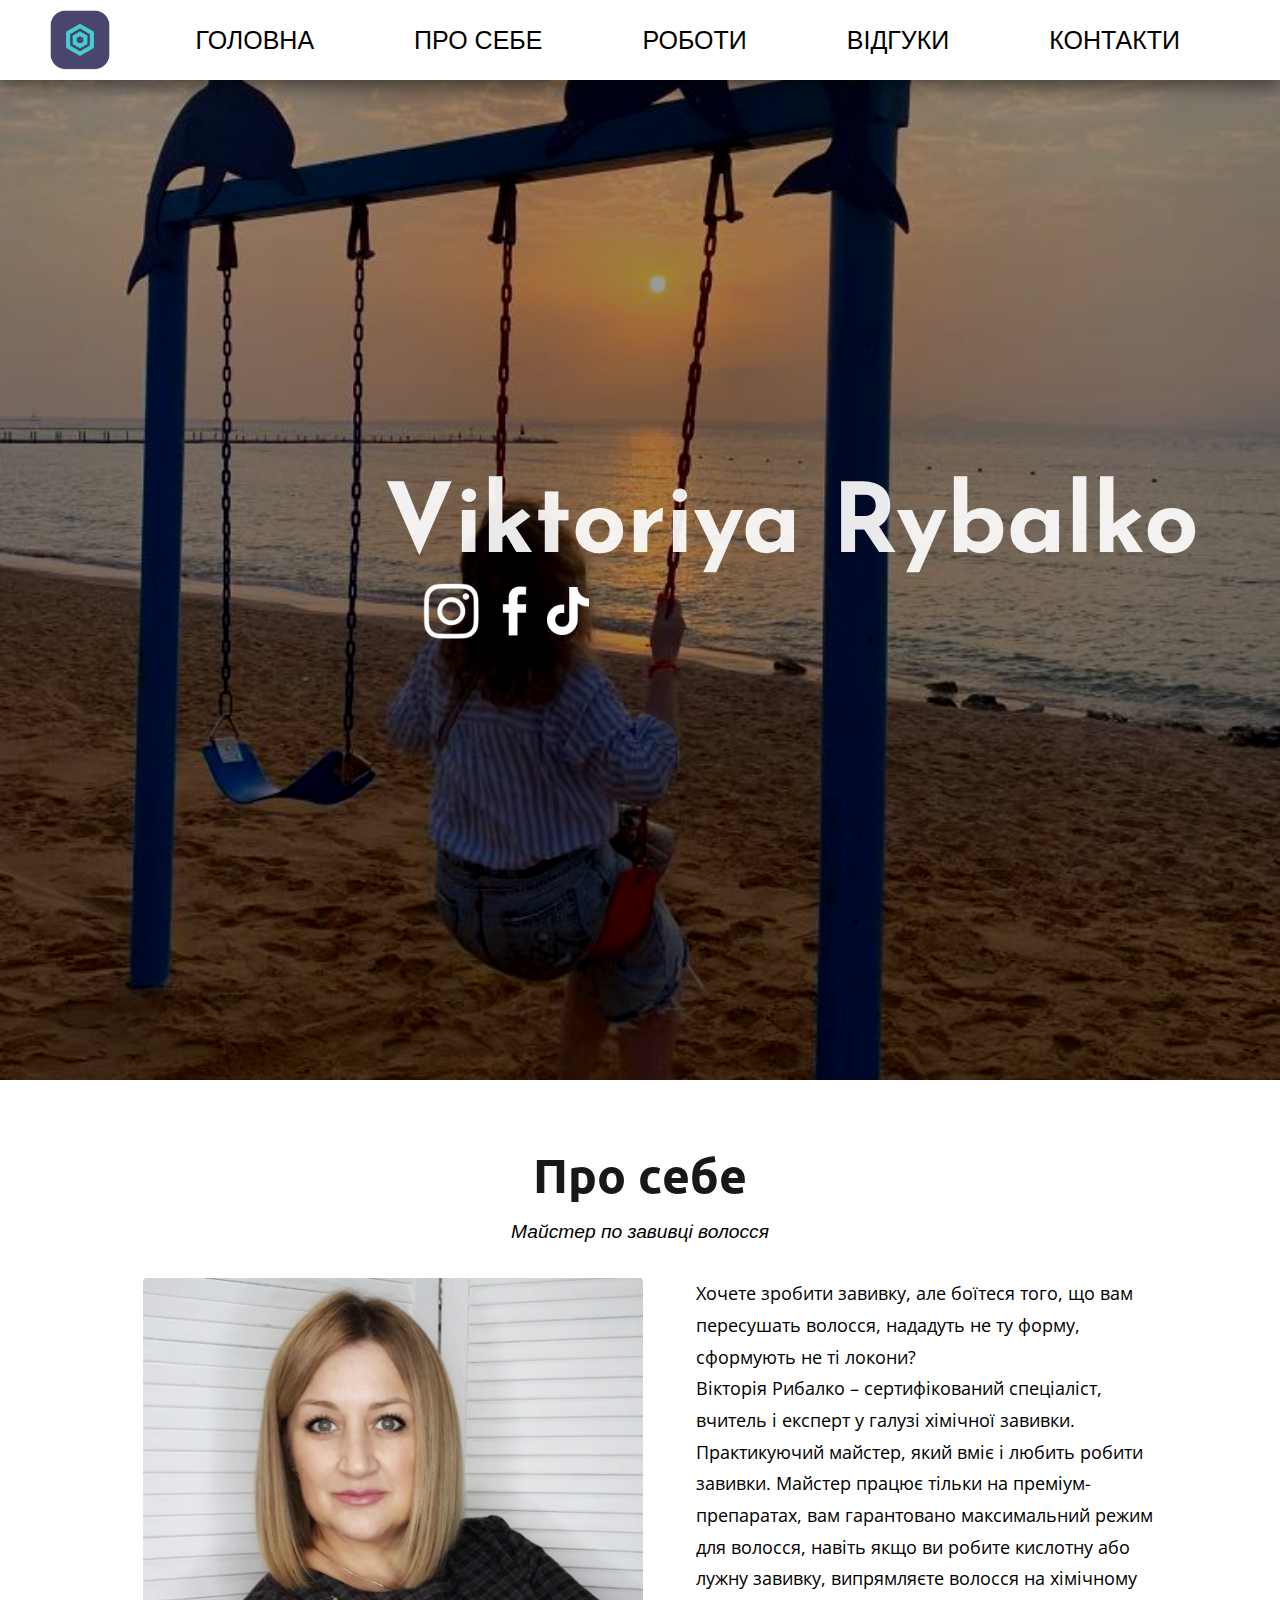
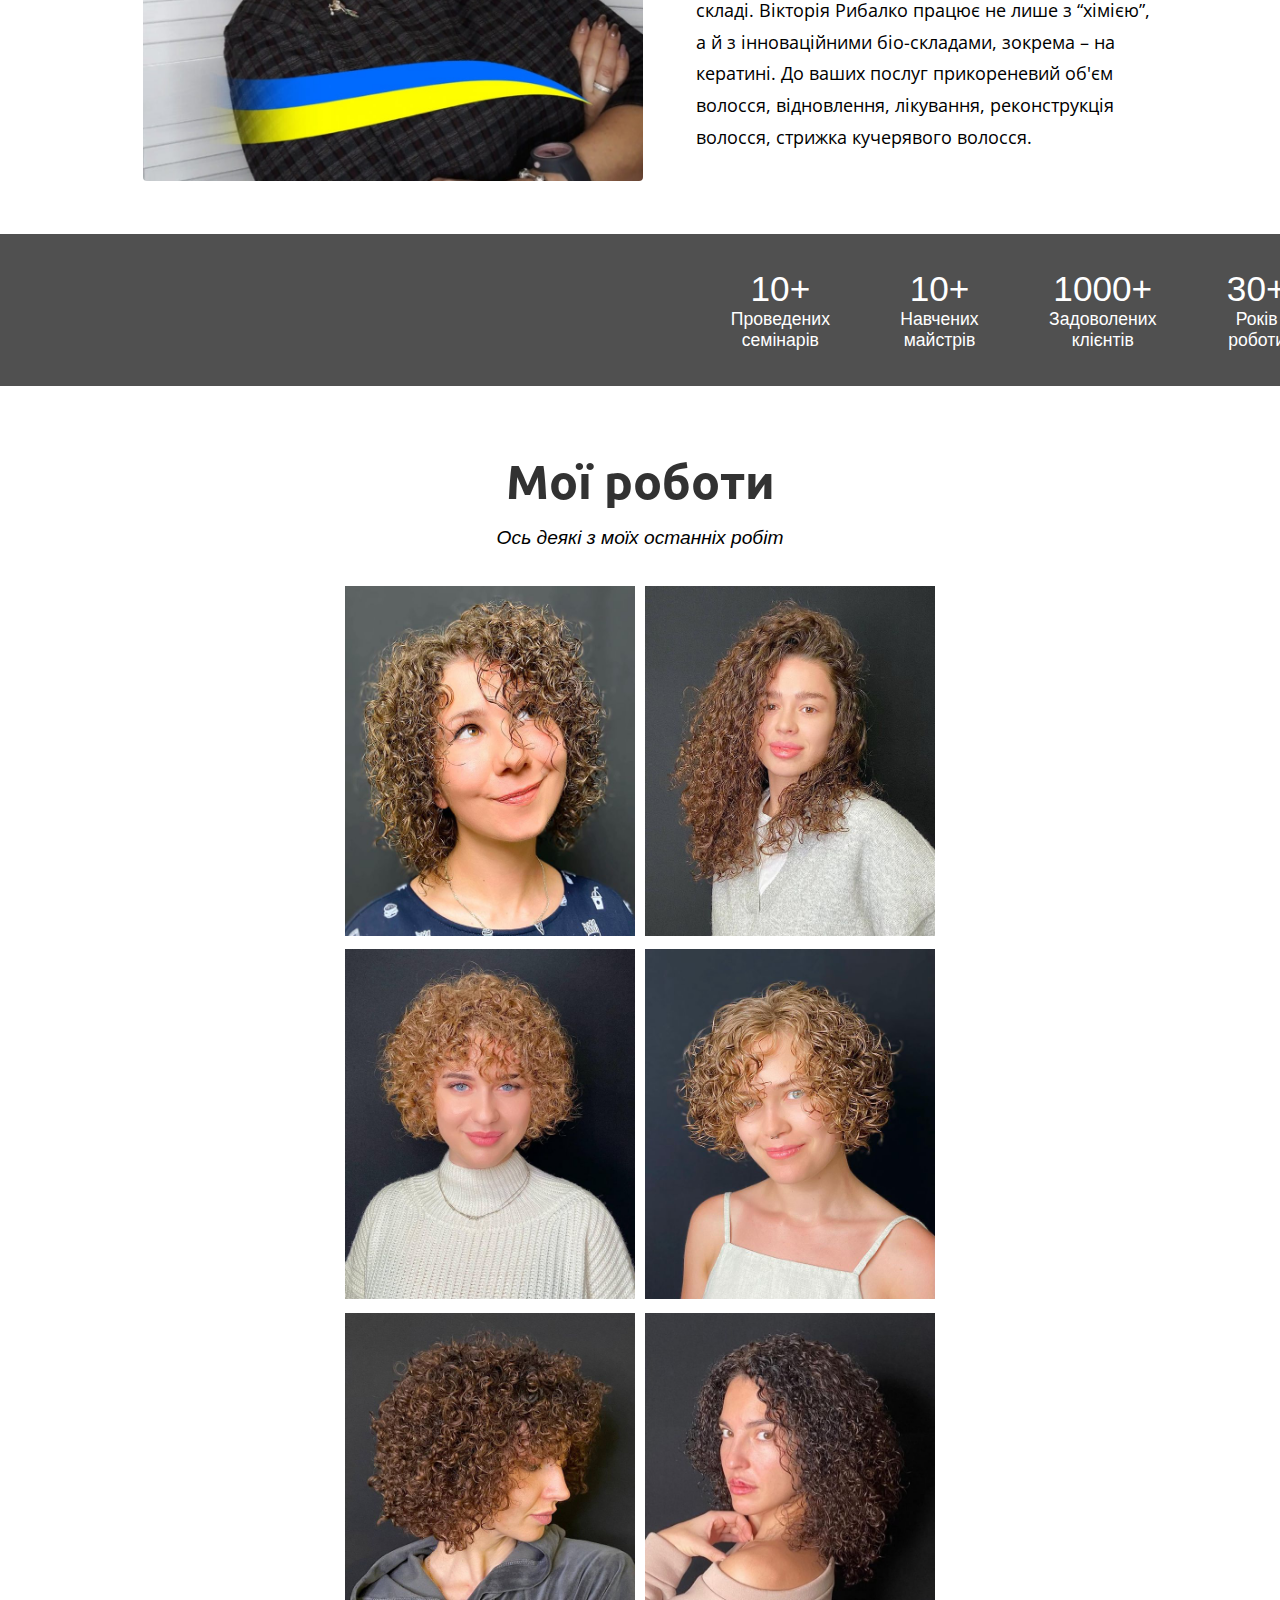
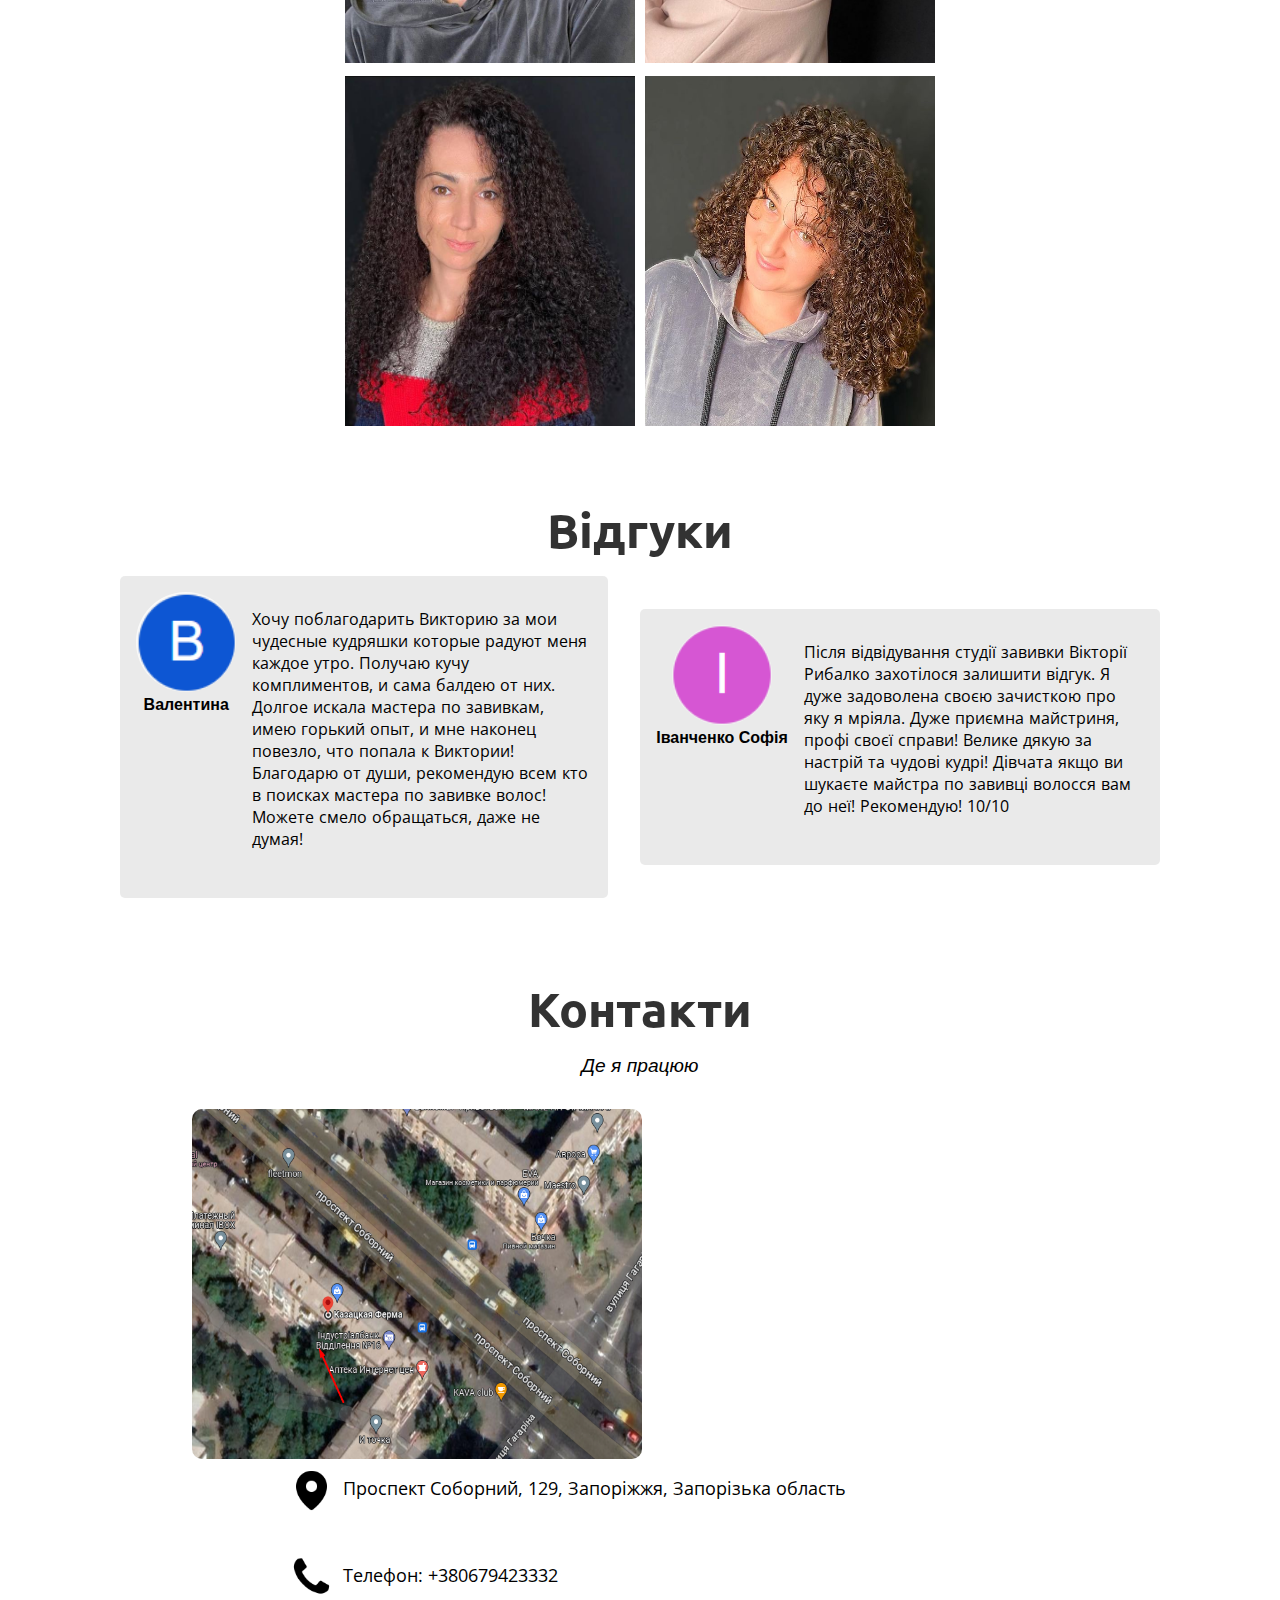
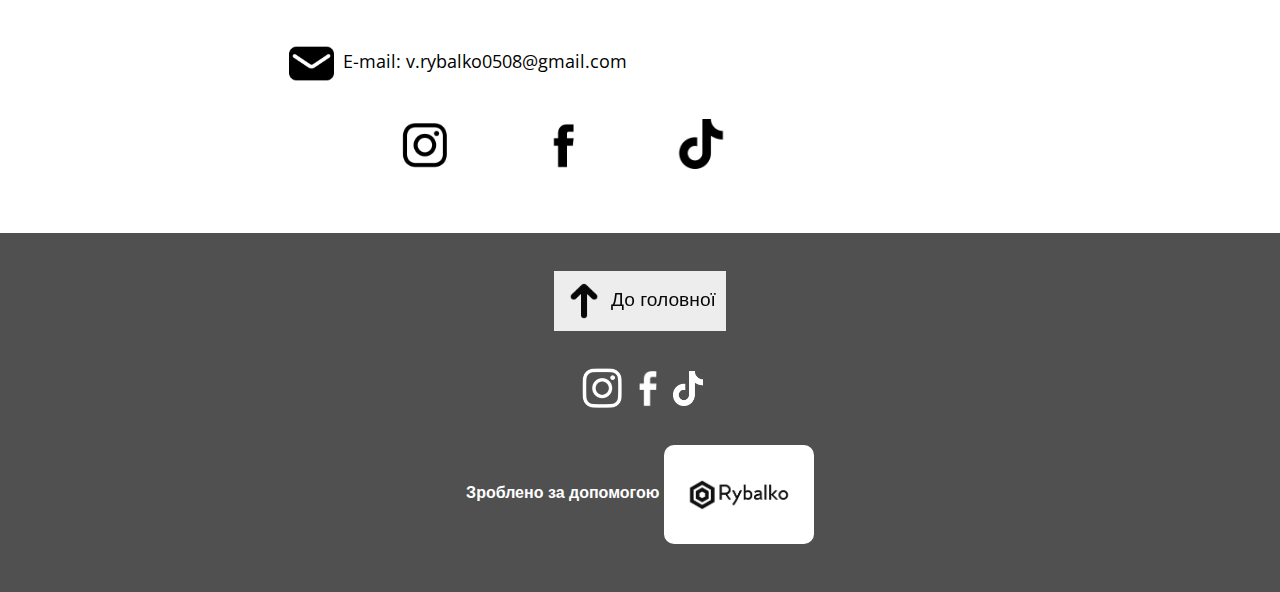
<file: index.html>
<!DOCTYPE html>
<html lang="en">
<head>
    <meta charset="UTF-8">
    <meta name="viewport" content="width=device-width, initial-scale=1.0">
    <title>Viktoriya Rybalko</title>
    <link rel="shortcut icon" href="logo.png">
    <link rel="stylesheet" href="portfolio.css">
    <link rel="preconnect" href="https://fonts.googleapis.com">
    <link rel="preconnect" href="https://fonts.gstatic.com" crossorigin>
    <link href="https://fonts.googleapis.com/css2?family=Josefin+Sans:ital,wght@1,700&display=swap" rel="stylesheet">
    <link rel="preconnect" href="https://fonts.googleapis.com">
    <link rel="preconnect" href="https://fonts.googleapis.com">
    <link rel="preconnect" href="https://fonts.googleapis.com">
<link rel="preconnect" href="https://fonts.gstatic.com" crossorigin>
<link href="https://fonts.googleapis.com/css2?family=Open+Sans:wght@500&display=swap" rel="stylesheet">
<link rel="preconnect" href="https://fonts.googleapis.com">
<link rel="preconnect" href="https://fonts.gstatic.com" crossorigin>
<link href="https://fonts.googleapis.com/css2?family=Nunito:wght@1000&display=swap" rel="stylesheet">    
<link rel="preconnect" href="https://fonts.googleapis.com">
<link rel="preconnect" href="https://fonts.gstatic.com" crossorigin>
<link href="https://fonts.googleapis.com/css2?family=Ubuntu:wght@700&display=swap" rel="stylesheet">
    
    <style>
        body,h1,h2,h3,h4,h5,h6 {
            font-family: "Lato", sans-serif;
        }
        .namebgimg-1 h1{        
            font-family: 'Josefin Sans', sans-serif;
            font-weight: bold;
            font-size: 6em;
        }
        .info-aboutme{
            font-family: 'Open Sans', sans-serif;
            font-size: 1.1em;
        }
        .aboutme h1{
            font-family: 'Ubuntu', sans-serif;
            font-size: 3em;
            opacity: 0.8;
        }
        .aboutme i{
            font-size: 1.2em;
        }
        .strip__link{
            font-family: 'Poppins', sans-serif;
        }
        .example h1{
            font-family: 'Ubuntu', sans-serif;
            font-size: 3em;
            opacity: 0.8;
        }
        .reviews h1{
            font-family: 'Ubuntu', sans-serif;
            font-size: 3em;
            opacity: 0.8;
        }
        .reviews__link p{
            font-family: 'Open Sans', sans-serif;
            font-size: 1em;
        }
        .contact h1{
            font-family: 'Ubuntu', sans-serif;
            font-size: 3em;
            opacity: 0.8;
        }
        .contact i{
            font-size: 1.2em;
        }
    </style>
</head>
<body>
    <div class="wraper">
        <header class="header">
            <div class="container">
                <div class="header__body">
                    <a href="" class="header__logo">
                        <img src="img/logo.png" alt="">
                    </a>
                    <div class="header__burger">
                        <span></span>
                    </div>
                    <nav class="header__menu">
                        <ul class="header__list">
                            <li>
                                <a href="#main" class="header__link">Головна</a>  
                            </li>
                            <li>
                                <a href="#aboutme" class="header__link">Про себе</a>  
                            </li>
                            <li>
                                <a href="#example" class="header__link">Роботи</a>  
                            </li>
                            <li>
                                <a href="#reviews" class="header__link">Відгуки</a>  
                            </li>
                            <li>
                                <a href="#contact" class="header__link">Контакти</a>  
                            </li>
                        </ul>
                    </nav>
                </div>
            </div>
        </header>
        <div class="content">
            <div class="namebgimg-1" id="main">
                <div class="name_icon">
                    <h1>Viktoriya Rybalko</h1>
                    <div class="icon">
                        <a href="https://www.instagram.com/viktoria.ribalko/" target="_blank" ><img src="img/360_F_512566120_BAMGElVHqQfK7ggkxbDePJHRN1ZueKQe-removebg-preview.png" alt="" class="instagram sn"></a>
                        <a href="https://www.facebook.com/ribvita" target="_blank"><img src="img/24-246514_facebook-hsbc-logo-white-png-removebg-preview.png" class="facebook sn" alt=""></a>
                        <a href="https://www.tiktok.com/@viktoriya.ribalko?_t=8dUpDzIV6Av&_r=1" target="_blank"><img src="img/pngaaa.com-4768645.png" alt="" class="tiktok sn"></a>
                    </div>
                </div>
                <div class="parallax"></div>
            </div>
            <div class="aboutme">
                <h1 style="opacity: 0.9;" id="aboutme">Про себе</h1>
                <p><i>Майстер по завивці волосся</i></p>
                <div class="info-aboutme"><img src="img/img2.jpg" alt="" class="img-2 sx" width="500" height="350">
                    <p>Хочете зробити завивку, але
                        боїтеся того, що вам пересушать волосся, нададуть не ту форму, сформують не ті локони? <br>Вікторія Рибалко
                        –
                        сертифікований спеціаліст, вчитель і експерт у галузі хімічної завивки. Практикуючий майстер, який вміє і
                        любить робити
                        завивки. Майстер працює тільки на преміум-препаратах, вам гарантовано максимальний режим для волосся, навіть
                        якщо ви
                        робите кислотну або лужну завивку, випрямляєте волосся на хімічному складі. Вікторія Рибалко працює не лише
                        з
                        “хімією”, а й з інноваційними біо-складами, зокрема – на кератині. До ваших послуг прикореневий об'єм
                        волосся,
                        відновлення, лікування, реконструкція волосся, стрижка кучерявого волосся.</p>
                </div>
                <div class="strip">
                    <ul class="strip__list">
                        <li class="strip__link">
                            <div class="strip__number">10+</div>Проведених семінарів
                        </li>
                        <li class="strip__link">
                            <div class="strip__number">10+</div>Навчених майстрів
                        </li>
                        <li class="strip__link">
                            <div class="strip__number">1000+</div>Задоволених клієнтів
                        </li>
                        <li class="strip__link">
                            <div class="strip__number">30+</div>Років роботи
                        </li>
                    </ul>
                </div>
                <div class="example" id="example">
                    <h1>Мої роботи</h1>
                    <p><i>Ось деякі з моїх останніх робіт</i></p>
                    <ul class="example__list" >
                        <li class="example__link sx"><img src="img/293368847_2196776180485101_6214758349765315102_n.jpg" alt=""></li>
                        <li class="example__link sx"><img src="img/261081066_1091498638348299_4024136500552241152_n.jpg" alt=""></li>
                        <li class="example__link sx"><img src="img/262199782_2248566888629172_4682889428893341854_n.jpg" alt=""></li>
                        <li class="example__link sx"><img src="img/294182620_373651928245415_4552757138056543728_n.jpg" alt=""></li>
                        <li class="example__link sx"><img src="img/265009607_4878696158857977_4845607429163243528_n.jpg" alt=""></li>
                        <li class="example__link sx"><img src="img/260026762_858635794756656_5285728879780909811_n.jpg" alt=""></li>
                        <li class="example__link sx"><img src="img/Screenshot_1w1.png" alt=""></li>
                        <li class="example__link sx"><img src="img/256476429_127063283054959_3980400154273202487_n.jpg" alt=""></li>
                    </ul>
                </div>
                <div class="reviews">
                    <h1>Відгуки</h1>
                    <ul class="reviews__list" id="reviews">
                        <li class="reviews__link sx">
                            <div><img src="img/Валентина.png" alt=""><br><b>Валентина</b></div>
                            <p>Хочу поблагодарить Викторию за мои чудесные кудряшки которые радуют меня каждое утро. Получаю кучу комплиментов, и сама балдею от них. Долгое искала мастера по завивкам, имею горький опыт, и мне наконец повезло, что попала к Виктории! Благодарю от души, рекомендую всем кто в поисках мастера по завивке волос! Можете смело обращаться, даже не думая!</p>
                        </li>
                        <li class="reviews__link sx">
                            <div><img src="img/Іванченко Софія.png" alt=""><br><b>Іванченко Софія</b></div>
                            <p>Після відвідування студії завивки Вікторії Рибалко захотілося залишити відгук. Я дуже задоволена своєю зачисткою про яку я мріяла. Дуже приємна майстриня, профі своєї справи! Велике дякую за настрій та чудові кудрі! Дівчата якщо ви шукаєте майстра по завивці волосся вам до неї! Рекомендую! 10/10</p>
                        </li>
                    </ul>
                </div>
                <div class="contact">
                    <h1 id="contact">Контакти</h1>
                    <p><i>Де я працюю</i></p>
                    <div class="contact__info">
                        <img src="img/maps.png" alt="" class="map-img">
                        <ul class="contact__list">
                            <li class="contact__link"><img src="img/9023583_map_pin_fill_icon.png" alt="" class="maps">Проспект Соборний, 129, Запоріжжя, Запорізька область</li><br>
                            <li class="contact__link"><img src="img/1608790_phone_icon.png" alt="" class="phone">Телефон: +380679423332</li><br>
                            <li class="contact__link"><img src="img/1564504_email_letter_mail_message_icon.png" alt="" class="e-mail">E-mail: v.rybalko0508@gmail.com</li><br>
                            <div class="contact__icon">
                                <li class="contact__link"><a href="https://www.instagram.com/viktoria.ribalko/" target="_blank"><img
                                            src="img/1161953_instagram_icon.png" alt="" class="instagram2 sn"></a></li>
                                <li class="contact__link"><a href="https://www.facebook.com/ribvita" target="_blank"><img
                                            src="img/104498_facebook_icon.png" class="facebook2 sn" alt=""></a></li>
                                <li class="contact__link"><a href="https://www.tiktok.com/@viktoriya.ribalko?_t=8dUpDzIV6Av&_r=1"
                                        target="_blank"><img src="img/8547041_tiktok_icon.png" alt="" class="tiktok2 sn"></a>
                            </div>
                            </li>
                        </ul>
                    </div>
                </div>
            </div>
        <footer class="footer">
            <a href="#main" class="footer__button"><img src="img/211624_c_up_arrow_icon.png" alt="" class="footer__button__img">До головної</a>
            <div class="footer__icon">
                <a href="https://www.instagram.com/viktoria.ribalko/" target="_blank" ><img src="img/360_F_512566120_BAMGElVHqQfK7ggkxbDePJHRN1ZueKQe-removebg-preview.png" alt="" class="instagram3 sn"></a>
                <a href="https://www.facebook.com/ribvita" target="_blank"><img src="img/24-246514_facebook-hsbc-logo-white-png-removebg-preview.png" class="facebook3 sn" alt=""></a>
                <a href="https://www.tiktok.com/@viktoriya.ribalko?_t=8dUpDzIV6Av&_r=1" target="_blank"><img src="img/pngaaa.com-4768645.png" alt="" class="tiktok3 sn"></a>
            </div>
            <p>Зроблено за допомогою <a href="https://github.com/milardddd" target="_blank"><img src="img/logowhite.png" alt="" class="footer__logo"></a></p>
        </footer>
    </div>
    <script
  src="https://code.jquery.com/jquery-3.4.1.slim.min.js"
  integrity="sha256-pasqAKBDmFT4eHoN2ndd6lN370kFiGUFyTiUHWhU7k8="
  crossorigin="anonymous"></script>
    <script src="script.js"></script>
</body>
</html>
</file>
<file: portfolio.css>
*{
    margin: 0;
    padding: 0;
}
html,body{
    height: 100%;
}
.header {
    position: fixed;
    width: 100%;
    top: 0;
    left: 0;
    z-index: 50;
    box-shadow: 0px 5px 20px rgba(0,0,0,0.53);
}
.header::before{
    content: '';
    position: absolute;
    top: 0;
    left: 0;
    width: 100%;
    height: 100%;
    background-color: #FFF;
    z-index: 2;
}
.header__body {
    position: relative;
    display: flex;
    justify-content: space-between;
    height: 80px;
    align-items: center;
}
.header__logo {
    flex: 0 0 60px;
    /* border-radius: 50%; */
    overflow: hidden;
    position: relative;
    z-index: 3;
}
.header__logo img{
    max-width: 100%;
    display: block;
}
.header__burger {
    display: none;
}
.header__menu {
    content: '';
}
.header__list {
    display: flex;
    position: relative;
    z-index: 2;
}
.header__list li{
    list-style: none;
    margin: 0 0 0 0px;
    padding: 25px;
}
.header__link {
    color: #000000;
    border-radius: 5px;
    text-transform: uppercase;
    font-size: 25px;
    text-decoration: none;
    transition: all 0.3s ease 0s;
    padding: 1em;
}
.header__link:hover{
    color: white;
    background-color: rgb(0, 0, 0);
}
@media (max-width:767px) {
    body.lock{
        overflow: hidden;
    }
    .header__body{
        height: 50px;
    }
    .header__logo{
        flex: 0 0 40px;
    }
    .header__burger {
        display: block;
        position: relative;
        width: 30px;
        height: 20px;
        position: relative;
        z-index: 3;
    }
    .header__burger span{
        position: absolute;
        background-color: #000000;
        left: 0;
        width: 100%;
        height: 2px;
        top: 9px;
        transition: all 0.3s ease 0s;
    }
    .header__burger::before,
    .header__burger::after{
        content: '';
        background-color: #000000;
        position: absolute;
        width: 100%;
        height: 2px;
        left: 0;
        transition: all 0.3s ease 0s;
    }
    .header__burger::before{
        top: 0; 
    }
    .header__burger::after{
        bottom: 0;
    }

    .header__burger.active span{
        transform: scale(0);
    }
    .header__burger.active::before{
        transform: rotate(45deg);
        top: 9px; 
    }
    .header__burger.active::after{
        transform: rotate(-45deg);
        bottom: 9px;
    }
    .header__menu {
        position: fixed;
        top: -110%;
        left: 0;
        width: 100%;
        height: 100%; 
        overflow: auto;
        background-color: #ffffff;
        padding: 70px 10px 20px 0px;
        transition: all 0.3s ease 0s;
    }
    .header__menu.active{
        top: 0;
    }
    .header__list{
        display: block;
    }
    .header__list li{
        text-align: center;
    }
    .header__list li:hover{
        background-color: #fff;
    }
}

.content {
    margin-top: 80px;
}
.container {
    max-width: 1180px;
    margin: 0 auto;
    padding: 0 10px;
}
@media (max-width:767px) {
    .content{
        margin: 0px 0 0 0;
    }
}
.namebgimg-1{
    position: relative;
    margin-top: 50px;
}
.parallax{
    background-image: url("img/233140861_2058682734299955_7049272227537909129_n.jpg");
    min-height: 1000px;
    background-attachment: fixed;
    background-position: center;
    background-repeat: no-repeat;
    background-size: cover;
    filter: contrast(120%) brightness(60%) saturate(125%);
    
}
.namebgimg-1 h1{
    color: #ffffffea;
}
.icon  {
    margin-left: 2em;
    display: inline-block;
    word-spacing: 1em;
}
.instagram{
    width: 70px;
    vertical-align: middle;
    margin-right: -0.3em;
}
.facebook{
    width: 25px;
    vertical-align: middle;
}
.tiktok{
    width: 42px;
    vertical-align: middle;
}
.name_icon{
    position: absolute;
    top: 40%;
    left: 30%;
    z-index: 2;
}
.sn{
    transition: 1s ease 0s;
}
.sn:hover{
    transform: scale(0.8);
    transition: 1s ease 0s;
}
.sx{
    transition: 1s ease 0s;
}
.sx:hover{
    transform: scale(0.9);
    transition: 1s ease 0s;
}
@media only screen and (max-width:767px) {
    .parallax {
        background-attachment: scroll;
    }
    .name_icon{
        font-size: 0.5em;
        top: 40%;
        left: 25%;
    }
    .instagram{
        width: 60px;
    }
    .facebook{
        width: 25px;
    }
    .tiktok{
        width: 40px;
    }
  }
.aboutme{
    margin-top: 4em;
}
.aboutme h1, p, li{
    text-align: center;
}
.aboutme p{
    margin-top: 1em;
    margin-bottom: 2em;
}
.info-aboutme{
    max-width: 1100px;
    margin-left: auto;
    margin-right: auto;
}
.info-aboutme p{
    line-height: 1.8em;
    margin: 2em;
    text-align: left;
}

.img-2{
    max-width: 100%;
    height: auto;
    border-radius: 4px;
    float: left;
    margin: 0 3em 3em 3em;
}
@media (max-width:767px) {
    .img-2{
        margin: 0em 1em 1em 1em;
        width: 90%;
    }
    .info-aboutme p{  
    line-height: 1.5em;
}  
}
.strip {
    background-color: rgb(80, 80, 80);
    margin-top: 5em;
}
.strip__list {
    display: flex;
    justify-content: space-around;
    align-items: center;
    flex-direction: row;
}
.strip__list li{
    list-style-type: none;
    color: white;
    margin: 2em;
}
.strip__link{
    font-size: 1.1em;
    width: auto;
}
.strip__number{
    font-size: 2em;
}
@media (max-width:767px)  {
    .strip__list{
        flex-direction: column;
    }
}
.example {
    margin-top: 4em;
    text-align: center;
    width: 70%;
    margin-left: auto;
    margin-right: auto;
    
}
.example i{
    font-size: 1.2em;
    margin-top: 3em;
}
.example__list {
    display: flex;
    flex-direction: row;
    justify-content: center;
    flex-wrap: wrap;
}
.example__link{
    list-style-type: none;
    
}
.example__link img{
    width: 290px;
    height: 350px;
    margin: 0.3em;
}
.reviews {
   margin-top: 4em;
}
.reviews__list {
    display: flex;
    justify-content: center;
    align-items: center;
    flex-direction: row;
}
.reviews__link {
    list-style-type: none;
    padding: 1em;
    margin: 1em;
    background-color: #93939331;
    border-radius: 5px;
}
.reviews__link img{
    border-radius: 50%;
    width: 100px;
}
.reviews__link div{
    float: left;
}
.reviews__link p{
    overflow:hidden;
    width: 340px;
    float: inline-start;
    text-align: left;
    padding-left: 1em;
    word-spacing: 1px;
}
@media (max-width:767px) {
    .reviews__list{
        flex-direction: column;
        
    }
}
.contact {
    margin-top: 4em;
    margin-bottom: 4em;
    width: 70%;
    margin-left: auto;
    margin-right: auto;
}
.contact__info {
    margin-top: 2em;
    display: flex;
    align-content: center;
    flex-wrap: wrap;
}
.map-img{ 
    width: 450px;
    height: 350px;
    border-radius: 10px;
    order: 1;
}
.maps{
    width: 45px;
    height: auto;
    vertical-align: middle;
    margin: 0.5em;
}
.phone{
    width: 45px;
    height: auto;
    vertical-align: middle;
    margin: 0.5em;
}
.e-mail{
    width: 45px;
    height: auto;
    vertical-align: middle;
    margin: 0.5em;
}
.contact__list {
    font-family: 'Open Sans', sans-serif;
    font-size: 1.1em;
    order: 2;
}
.contact__link{
    list-style-type: none;
    text-align: left;
    margin-left: 5em;
}
.contact__icon{
    display: flex;
    flex-direction: row;
    align-content: center;
    justify-content: center;
}
.instagram2{
    width: 50px;
    height: auto;
    vertical-align: middle;
}
.facebook2{
    width: 50px;
    height: auto;
    vertical-align: middle;
}
.tiktok2{
    width: 50px;
    height: auto;
    vertical-align: middle;
}
@media (max-width:767px){
    .contact{
        flex-direction: column;
    }
    .map-img{
        width: 300px;
        height: 250px;
        order: 1;
    }
    .contact__list{
        order: 2;
    }
    .contact__link{
        margin-left: 0;
    }
    .contact__info{
        margin-left: -1em;
    }
}
.footer {
    background-color: rgb(80, 80, 80);
    display: flex;
    align-items: center;
    justify-content: center;
    flex-direction: column;
}
.footer:hover{
    background-color: #000000;
}
.footer p{
    color: white;
    vertical-align: middle;
    order: 3;
    font-size: 1em;
    margin-top: -1em;
    font-weight: bold;
}
.footer__button {
    background-color: white;
    color: rgb(0, 0, 0);
    text-decoration: none;
    font-size: 1.2em;
    order: 1;
    padding: 5px;
    padding-right: 10px;
    margin-top: 2em;
    opacity: 0.9;
}
.footer__button__img {
    width: 50px;
    height: auto;
    vertical-align: middle;
    margin-right: 0.1em;
}
.footer__logo {
    margin: 3em 0 3em 0;
    width: 150px;
    height: auto;
    vertical-align: middle;
    border-radius: 10px;
}
.footer__icon{
    order: 2;
    margin-top: 2em;
}
.instagram3{
    width: 50px;
    vertical-align: middle;
}
.facebook3{
    margin-left: 0.5em;
    width: 18px;
    vertical-align: middle;
}
.tiktok3{
    margin-left: 0.7em;
    width: 30px;
    vertical-align: middle;
}
@media (max-width:767px){
    .footer p{
        margin-top: 1em;
    }
    .footer__logo {
        margin-top: 1em;
    }
}
</file>
